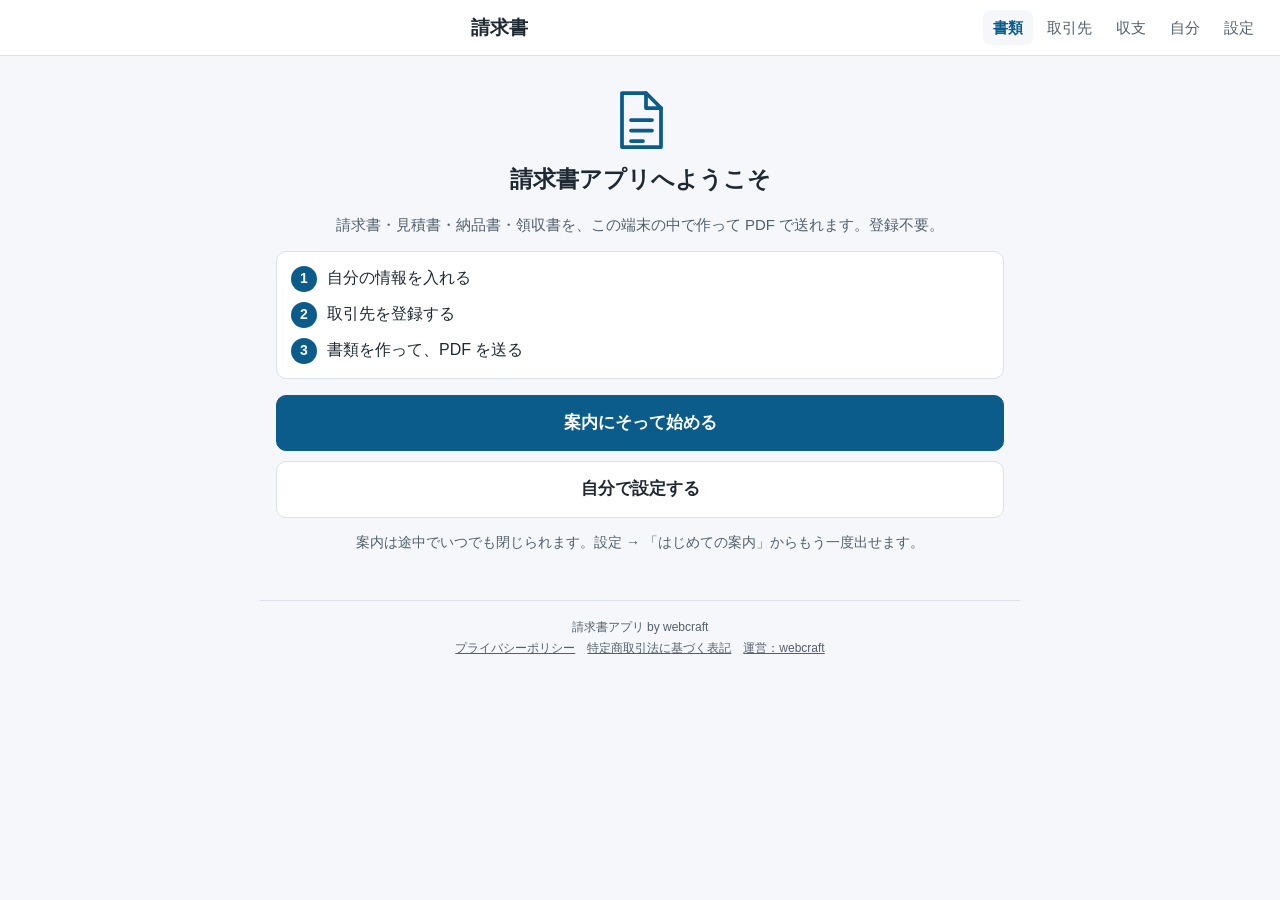
<file: index.html>
<!DOCTYPE html>
<html lang="ja">
<head>
<meta charset="utf-8">
<meta name="viewport" content="width=device-width, initial-scale=1, viewport-fit=cover">
<meta name="theme-color" content="#0b5c8a" media="(prefers-color-scheme: light)">
<meta name="theme-color" content="#18212b" media="(prefers-color-scheme: dark)">
<meta name="apple-mobile-web-app-capable" content="yes">
<meta name="apple-mobile-web-app-status-bar-style" content="default">
<meta name="apple-mobile-web-app-title" content="請求書">
<link rel="manifest" href="./manifest.webmanifest">
<link rel="apple-touch-icon" href="./icon-180.png">
<link rel="icon" href="./icon-192.png">
<title>請求書アプリ by webcraft</title>
<meta name="application-name" content="請求書アプリ by webcraft">
<meta name="description" content="請求書アプリ by webcraft ― 請求書・見積書・納品書・領収書をスマホで作って送れるアプリ。">
<style>
/* == jp-typo:start == 日本語改行の基盤（jp_typo/typo.css が正本。直接編集しない） */
/* ============================================================
   日本語改行の基盤スタイル（全案件共通・正本）
   /Users/mura2462/daily-content-auto/jp_typo/typo.css
   これを編集したら jp-wrap --sync-all で各案件へ再配布する。

   前提となる実測事実（MDN browser-compat-data / 2026-08-20 確認）:
     word-break:auto-phrase … Chrome119+ のみ。Safari は preview、Firefox 非対応。
                              しかも lang="ja" が要る。→ iPhone では効かない。
     text-wrap:pretty       … Chrome130+ / Safari26+ / Firefox 非対応
     text-wrap:balance      … Chrome130+ / Safari17.5+ / Firefox124+
                       … Chrome1 / Safari4 / Firefox1 = 全ブラウザ確実
   よって「文節で折り返す」実体は （budoux が本文に埋め込む）が担い、
   CSS は「wbr 以外の位置で切らせない」ことを担当する二段構えにする。
   ============================================================ */

/* 折り返し規則。詳細度0（:where）で全要素に敷く。
   要素を列挙する方式だと div 直下のテキストが漏れて、そこだけ改行規則が変わる。
   word-break 系は継承プロパティだが、途中の要素に直接指定があると継承が切れるため、
   html への一括指定ではなく全要素へ当てる必要がある。
   詳細度0なので、既存のページ側指定は一切上書きされない＝後方互換。 */
:where(body, body *){
  line-break: strict;        /* 行頭の句読点・閉じ括弧・小書き仮名を禁止（禁則） */
  word-break: keep-all;      /* 日本語を任意位置で切らせない＝wbr の位置だけで折る */
  overflow-wrap: break-word; /* 安全網。ただし anywhere と違い「文節が行に収まらない時」だけ切る。
                                anywhere は改行機会を同格に扱うため貪欲に詰めて文節を割ってしまう */
  text-wrap: pretty;         /* 対応環境では最終行1文字の孤立（рагged）を回避 */
}

/* 見出し・キャッチは行の長さを揃える（対応環境のみ。非対応でも劣化しない） */
:where(h1,h2,h3,.lead,.catch,.hero h1,.jp-balance){
  text-wrap: balance;
}

/* word-break:auto-phrase はあえて使わない。
   Chrome 以外では無効なうえ、Chrome でも lang="ja" が無いと normal（＝どこでも切る）に
   落ちる。ブラウザによって改行位置が変わる状態を作らないため、判断は budoux が埋めた
    に一本化する。 */

/* 行長（measure）。日本語は1行あたり全角35〜45字が可読のピーク。
   PC幅で1行が伸びきるのを防ぐ。opt-in（.jp-measure）＋本文既定の両方を用意。 */
.jp-measure{ max-width: 40em; }
.jp-measure-center{ max-width: 40em; margin-inline: auto; }

/* デバイス別の明示改行。使うのは「意味の切れ目をどうしても固定したい」時だけ。
   .br-sp = スマホでのみ改行 / .br-tb = タブレットのみ / .br-pc = PCのみ
   .sp-br / .pc-br は既存ページの旧クラス名との互換 */
.br-sp,.sp-br,.br-tb,.br-pc,.pc-br{ display:none; }
@media (max-width: 599px){  .br-sp,.sp-br{ display:inline; } }
@media (min-width: 600px) and (max-width: 1023px){ .br-tb{ display:inline; } }
@media (min-width: 1024px){ .br-pc,.pc-br{ display:inline; } }

/* 逆に「その幅では改行させたくない」ときの打ち消し */
@media (max-width: 599px){ .nobr-sp{ display:none; } }
@media (min-width: 1024px){ .nobr-pc{ display:none; } }

/* 電話番号のように途中で切られると意味が壊れるものは切らせない */
.jp-nowrap,:where(a[href^="tel:"],.tel,.phone,.no-break){ white-space: nowrap; }

/* 逆にメールアドレス・URL は長いので、どこで切ってでも溢れさせない */
:where(a[href^="mailto:"],a[href^="http"],.jp-break,code,kbd,samp){ overflow-wrap: anywhere; }

/* 数字＋単位・記号の分断防止（例: 500 件, 8:00〜20:00） */
.jp-unit{ white-space: nowrap; }

/* == jp-typo:end == */
</style>
  <script type="module" crossorigin src="./app.aIWxr3EM.js"></script>
  <link rel="modulepreload" crossorigin href="./chunk.pdf-lib-standard-fonts.BOyd5zyS.js">
  <link rel="modulepreload" crossorigin href="./chunk.base64-js.CzMSUrDr.js">
  <link rel="modulepreload" crossorigin href="./chunk.ieee754.vIlwft-x.js">
  <link rel="modulepreload" crossorigin href="./chunk.buffer.Dg6tgBwk.js">
  <link rel="modulepreload" crossorigin href="./chunk.pdf-lib-upng.B8CmufFy.js">
  <link rel="modulepreload" crossorigin href="./chunk.color-name.BHznG-9M.js">
  <link rel="modulepreload" crossorigin href="./chunk.color-string.Dl9G1f-w.js">
  <link rel="modulepreload" crossorigin href="./chunk.color-convert.Bnls_U21.js">
  <link rel="modulepreload" crossorigin href="./chunk.color.CHIcohx_.js">
  <link rel="modulepreload" crossorigin href="./chunk.html-entities.BT6eOIik.js">
  <link rel="modulepreload" crossorigin href="./chunk.node-html-better-parser.Dr4c8JOG.js">
  <link rel="modulepreload" crossorigin href="./chunk.pdfme-pdf-lib.nqg7dcil.js">
  <link rel="modulepreload" crossorigin href="./chunk.acorn.BcYK3w57.js">
  <link rel="modulepreload" crossorigin href="./chunk.zod.DEqPTPOq.js">
  <link rel="modulepreload" crossorigin href="./chunk.pdfme-common.CqGSOtz0.js">
  <link rel="modulepreload" crossorigin href="./chunk.restructure.Ofq8eYh1.js">
  <link rel="modulepreload" crossorigin href="./chunk.swc-helpers.DIxjOVuh.js">
  <link rel="modulepreload" crossorigin href="./chunk.fast-deep-equal.DvC3UxqA.js">
  <link rel="modulepreload" crossorigin href="./chunk.tiny-inflate.D-xsnjIY.js">
  <link rel="modulepreload" crossorigin href="./chunk.unicode-trie.DI2Mejot.js">
  <link rel="modulepreload" crossorigin href="./chunk.unicode-properties.B7XJm9hR.js">
  <link rel="modulepreload" crossorigin href="./chunk.dfa.DP9qfc_a.js">
  <link rel="modulepreload" crossorigin href="./chunk.clone.DhR8rraS.js">
  <link rel="modulepreload" crossorigin href="./chunk.brotli.D1NpMZoI.js">
  <link rel="modulepreload" crossorigin href="./chunk.tslib.kHcLnhpD.js">
  <link rel="modulepreload" crossorigin href="./chunk.fontkit.DXvDJujT.js">
  <link rel="modulepreload" crossorigin href="./chunk.lucide.DIbtlfE1.js">
  <link rel="modulepreload" crossorigin href="./chunk.dompurify.Cu238A5I.js">
  <link rel="modulepreload" crossorigin href="./chunk.air-datepicker.jkWWUooO.js">
  <link rel="modulepreload" crossorigin href="./chunk.date-fns.CMC1x5jl.js">
  <link rel="modulepreload" crossorigin href="./chunk.pdfme-schemas.CBWKtjSm.js">
  <link rel="stylesheet" crossorigin href="./index.rxgSetPu.css">
</head>
<body>
<header class="top" id="topbar">
  <a href="#/" class="brand" aria-label="請求書アプリ by webcraft">請求書</a>
  <nav>
    <a href="#/" data-nav="docs">書類</a>
    <a href="#/clients" data-nav="clients">取引先</a>
    <a href="#/ledger" data-nav="ledger">収支</a>
    <a href="#/issuer" data-nav="issuer">自分</a>
    <a href="#/settings" data-nav="settings">設定</a>
  </nav>
</header>
<main id="app"><h1 style="padding:24px 24px 0;font-size:1.1rem">請求書アプリ by webcraft</h1><p class="muted" style="padding:8px 24px">読み込み中…</p></main>
<footer class="site-foot"><div>請求書アプリ by webcraft</div><div><a href="./privacy.html">プライバシーポリシー</a>　<a href="./tokusho.html">特定商取引法に<wbr>基づく<wbr>表記</a>　<a href="https://webcraft.tokyo/">運営：webcraft</a></div></footer>
<div id="toast" class="toast" hidden></div>
</body>
</html>
</file>
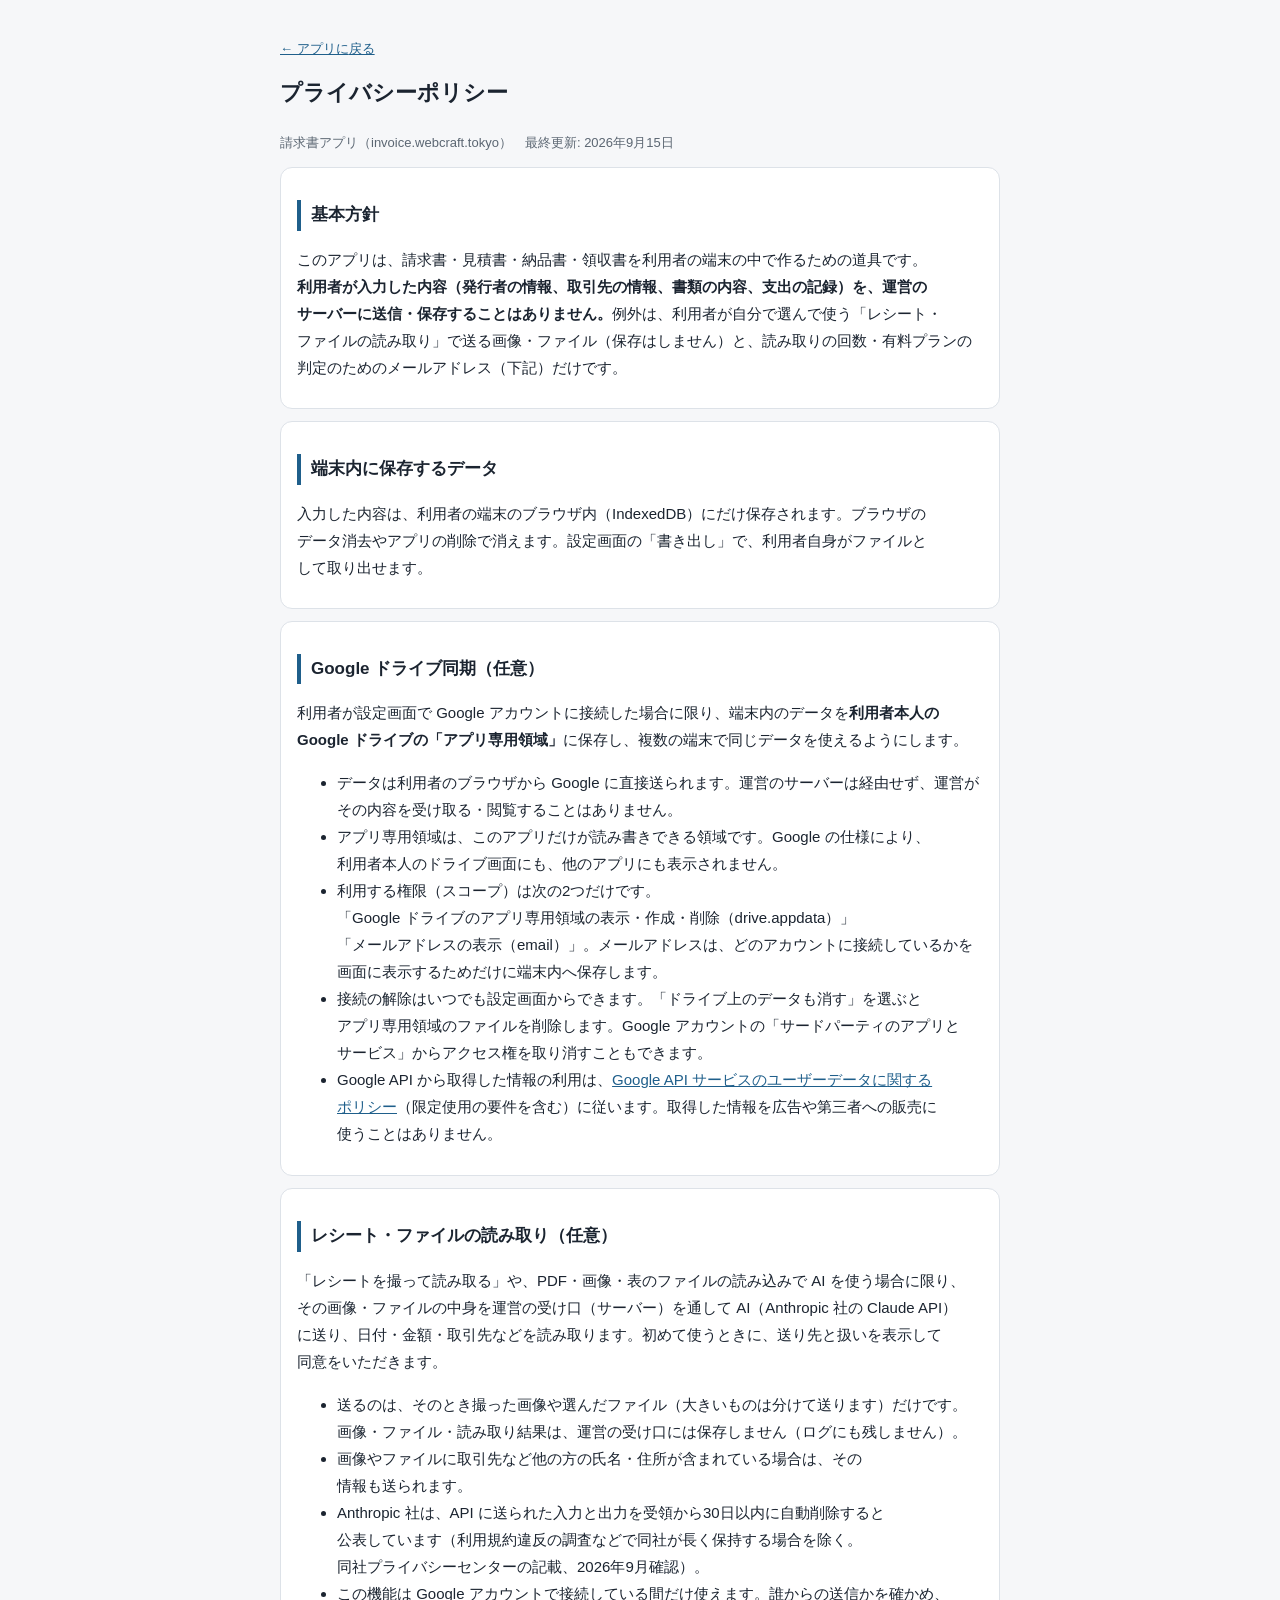
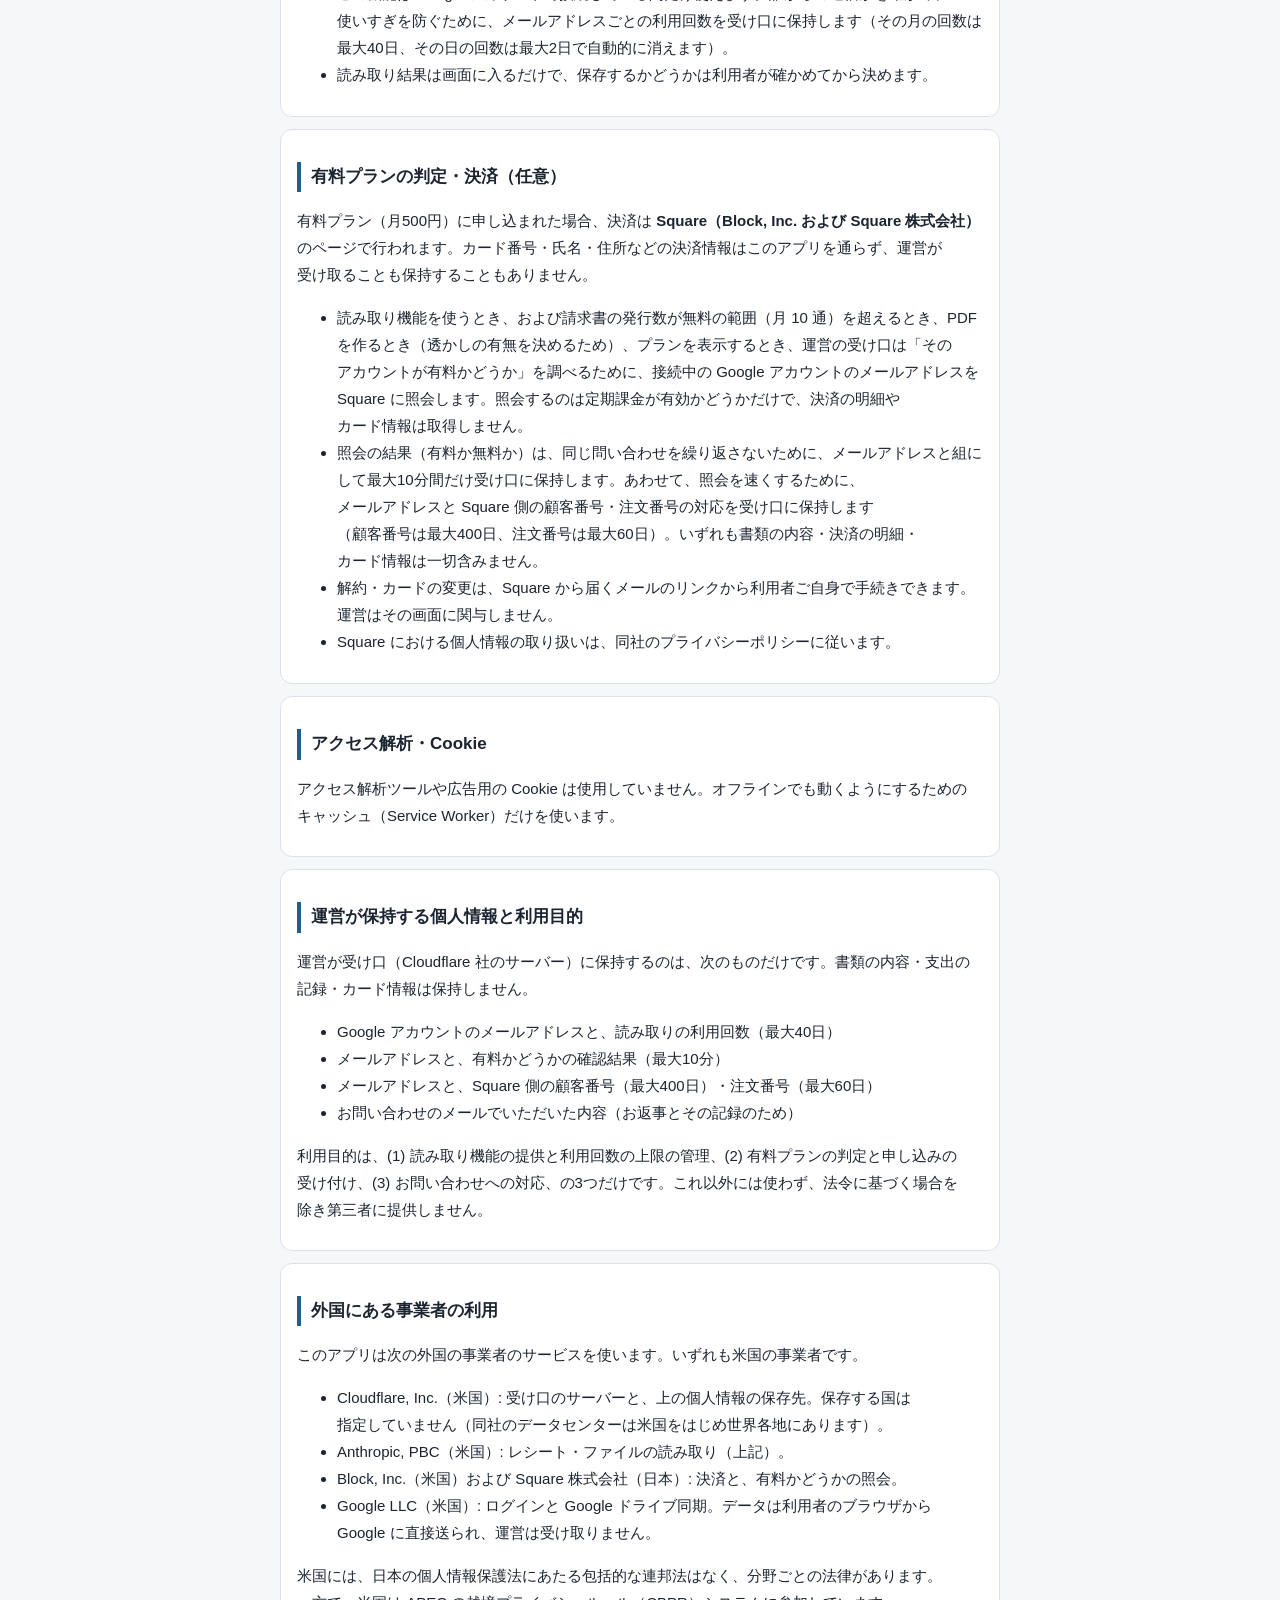
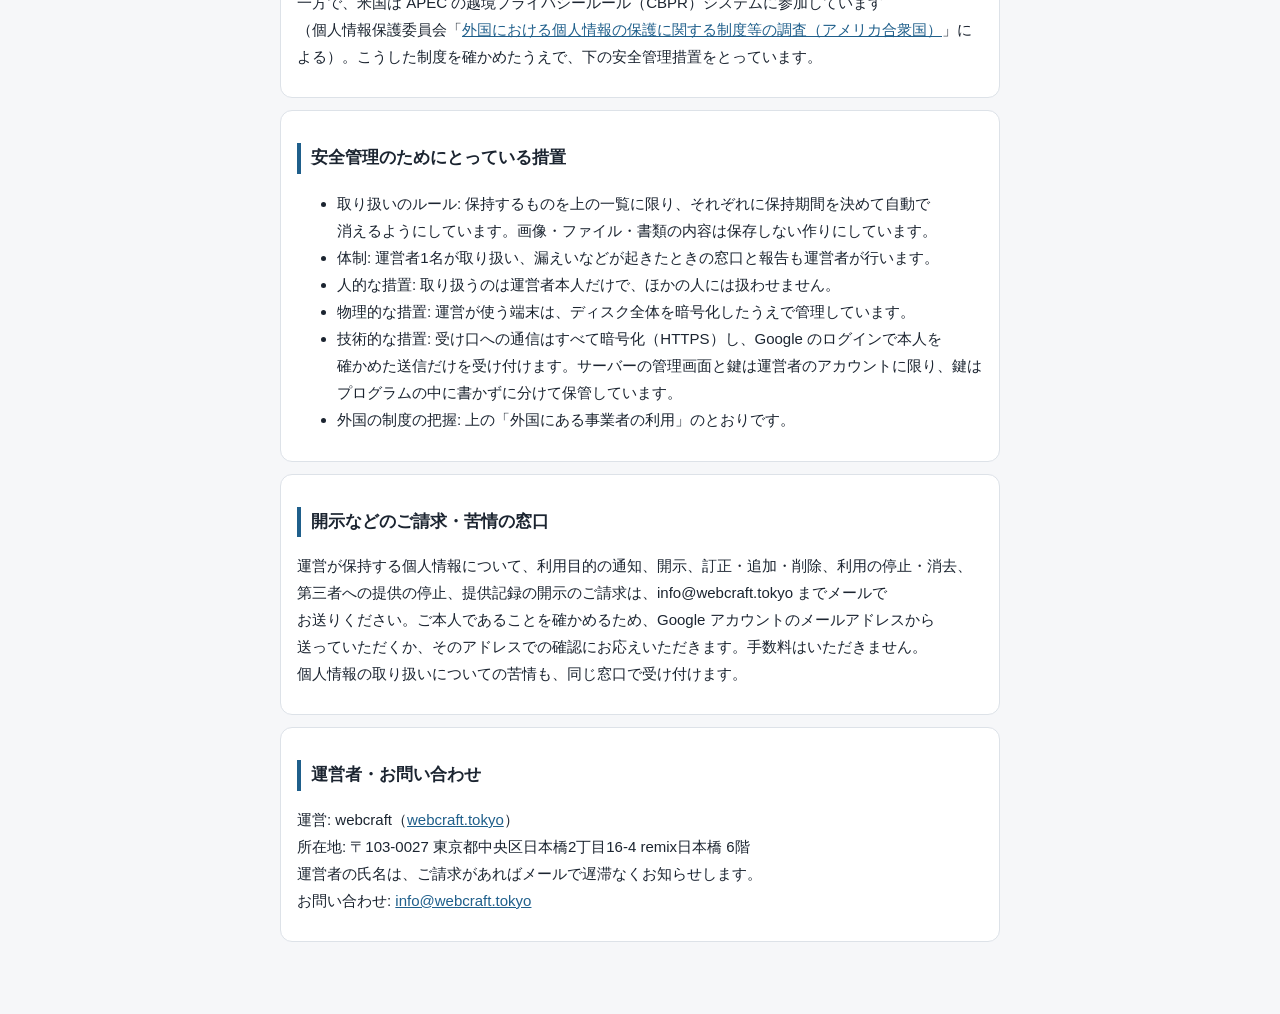
<file: privacy.html>
<!doctype html>
<html lang="ja">
<head>
<meta charset="utf-8">
<meta name="viewport" content="width=device-width, initial-scale=1">
<title>プライバシーポリシー｜請求書アプリ</title>
<meta name="description" content="請求書アプリのプライバシーポリシー。データは利用者の端末内と、利用者本人の Google ドライブのアプリ専用領域にだけ保存され、運営はデータを受け取りません。">
<style>
/* == jp-typo:start == 日本語改行の基盤（jp_typo/typo.css が正本。直接編集しない） */
/* ============================================================
   日本語改行の基盤スタイル（全案件共通・正本）
   /Users/mura2462/daily-content-auto/jp_typo/typo.css
   これを編集したら jp-wrap --sync-all で各案件へ再配布する。

   前提となる実測事実（MDN browser-compat-data / 2026-08-20 確認）:
     word-break:auto-phrase … Chrome119+ のみ。Safari は preview、Firefox 非対応。
                              しかも lang="ja" が要る。→ iPhone では効かない。
     text-wrap:pretty       … Chrome130+ / Safari26+ / Firefox 非対応
     text-wrap:balance      … Chrome130+ / Safari17.5+ / Firefox124+
                       … Chrome1 / Safari4 / Firefox1 = 全ブラウザ確実
   よって「文節で折り返す」実体は （budoux が本文に埋め込む）が担い、
   CSS は「wbr 以外の位置で切らせない」ことを担当する二段構えにする。
   ============================================================ */

/* 折り返し規則。詳細度0（:where）で全要素に敷く。
   要素を列挙する方式だと div 直下のテキストが漏れて、そこだけ改行規則が変わる。
   word-break 系は継承プロパティだが、途中の要素に直接指定があると継承が切れるため、
   html への一括指定ではなく全要素へ当てる必要がある。
   詳細度0なので、既存のページ側指定は一切上書きされない＝後方互換。 */
:where(body, body *){
  line-break: strict;        /* 行頭の句読点・閉じ括弧・小書き仮名を禁止（禁則） */
  word-break: keep-all;      /* 日本語を任意位置で切らせない＝wbr の位置だけで折る */
  overflow-wrap: break-word; /* 安全網。ただし anywhere と違い「文節が行に収まらない時」だけ切る。
                                anywhere は改行機会を同格に扱うため貪欲に詰めて文節を割ってしまう */
  text-wrap: pretty;         /* 対応環境では最終行1文字の孤立（рагged）を回避 */
}

/* 見出し・キャッチは行の長さを揃える（対応環境のみ。非対応でも劣化しない） */
:where(h1,h2,h3,.lead,.catch,.hero h1,.jp-balance){
  text-wrap: balance;
}

/* word-break:auto-phrase はあえて使わない。
   Chrome 以外では無効なうえ、Chrome でも lang="ja" が無いと normal（＝どこでも切る）に
   落ちる。ブラウザによって改行位置が変わる状態を作らないため、判断は budoux が埋めた
    に一本化する。 */

/* 行長（measure）。日本語は1行あたり全角35〜45字が可読のピーク。
   PC幅で1行が伸びきるのを防ぐ。opt-in（.jp-measure）＋本文既定の両方を用意。 */
.jp-measure{ max-width: 40em; }
.jp-measure-center{ max-width: 40em; margin-inline: auto; }

/* デバイス別の明示改行。使うのは「意味の切れ目をどうしても固定したい」時だけ。
   .br-sp = スマホでのみ改行 / .br-tb = タブレットのみ / .br-pc = PCのみ
   .sp-br / .pc-br は既存ページの旧クラス名との互換 */
.br-sp,.sp-br,.br-tb,.br-pc,.pc-br{ display:none; }
@media (max-width: 599px){  .br-sp,.sp-br{ display:inline; } }
@media (min-width: 600px) and (max-width: 1023px){ .br-tb{ display:inline; } }
@media (min-width: 1024px){ .br-pc,.pc-br{ display:inline; } }

/* 逆に「その幅では改行させたくない」ときの打ち消し */
@media (max-width: 599px){ .nobr-sp{ display:none; } }
@media (min-width: 1024px){ .nobr-pc{ display:none; } }

/* 電話番号のように途中で切られると意味が壊れるものは切らせない */
.jp-nowrap,:where(a[href^="tel:"],.tel,.phone,.no-break){ white-space: nowrap; }

/* 逆にメールアドレス・URL は長いので、どこで切ってでも溢れさせない */
:where(a[href^="mailto:"],a[href^="http"],.jp-break,code,kbd,samp){ overflow-wrap: anywhere; }

/* 数字＋単位・記号の分断防止（例: 500 件, 8:00〜20:00） */
.jp-unit{ white-space: nowrap; }

/* == jp-typo:end == */

  :root { color-scheme: light dark; --ink: #1b2430; --sub: #5b6672; --bg: #f6f7f9; --card: #fff; --line: #dde2e8; --accent: #1f5f8b; }
  @media (prefers-color-scheme: dark) { :root { --ink: #e7ecf2; --sub: #9aa6b2; --bg: #0e141b; --card: #151d26; --line: #263241; --accent: #7cc4ff; } }
  html, body { margin: 0; background: var(--bg); color: var(--ink); font-family: -apple-system, "Hiragino Sans", "Noto Sans JP", sans-serif; line-height: 1.8; }
  main { max-width: 720px; margin: 0 auto; padding: 24px 18px 60px; }
  h1 { font-size: 22px; margin: 8px 0 18px; }
  h2 { font-size: 17px; margin: 28px 0 8px; border-left: 4px solid var(--accent); padding-left: 10px; }
  p, li { font-size: 15px; }
  .meta { color: var(--sub); font-size: 13px; }
  a { color: var(--accent); }
  section { background: var(--card); border: 1px solid var(--line); border-radius: 12px; padding: 4px 16px 12px; margin-bottom: 12px; }
</style>
</head>
<body>
<main>
  <p class="meta"><a href="./">← アプリに<wbr>戻る</a></p>
  <h1>プライバシーポリシー</h1>
  <p class="meta">請求書アプリ<wbr>（invoice.webcraft.tokyo）　最終更新: <span class="jp-nowrap">2026年</span>9月<wbr><span class="jp-nowrap">15日</span></p>

  <section>
    <h2>基本方針</h2>
    <p>この<wbr>アプリは、<wbr>請求書・<wbr>見積書・<wbr>納品書・<wbr>領収書を<wbr>利用者の<wbr>端末の<wbr>中で<wbr>作るための<wbr>道具です。<b>利用者が<wbr>入力した<wbr>内容<wbr>（発行者の<wbr>情報、<wbr>取引先の<wbr>情報、<wbr>書類の<wbr>内容、<wbr>支出の<wbr>記録）を、<wbr>運営の<wbr>サーバーに<wbr>送信・<wbr>保存することは<wbr>ありません。</b>例外は、<wbr>利用者が<wbr>自分で<wbr>選んで<wbr>使う<wbr>「レシート・<wbr>ファイルの<wbr>読み取り」<wbr>で<wbr>送る<wbr>画像・<wbr>ファイル<wbr>（保存は<wbr>しません）と、<wbr>読み取りの<wbr>回数・<wbr>有料プランの<wbr>判定のための<wbr>メールアドレス<wbr>（下記）だけです。</p>
  </section>

  <section>
    <h2>端末内に<wbr>保存する<wbr>データ</h2>
    <p>入力した<wbr>内容は、<wbr>利用者の<wbr>端末の<wbr>ブラウザ内<wbr>（IndexedDB）<wbr>にだけ<wbr>保存されます。<wbr>ブラウザの<wbr>データ消去や<wbr>アプリの<wbr>削除で<wbr>消えます。<wbr>設定画面の<wbr>「書き出し」で、<wbr>利用者自身が<wbr>ファイルと<wbr>して<wbr>取り出せます。</p>
  </section>

  <section>
    <h2>Google ドライブ同期<wbr>（任意）</h2>
    <p>利用者が<wbr>設定画面で Google アカウントに<wbr>接続した<wbr>場合に<wbr>限り、<wbr>端末内の<wbr>データを<b>利用者本人の Google ドライブの<wbr>「アプリ専用領域」</b>に<wbr>保存し、<wbr>複数の<wbr>端末で<wbr>同じ<wbr>データを<wbr>使えるようにします。</p>
    <ul>
      <li>データは<wbr>利用者の<wbr>ブラウザから Google に<wbr>直接送られます。<wbr>運営の<wbr>サーバーは<wbr>経由せず、<wbr>運営が<wbr>その<wbr>内容を<wbr>受け取る・<wbr>閲覧することは<wbr>ありません。</li>
      <li>アプリ専用領域は、<wbr>この<wbr>アプリだけが<wbr>読み<wbr>書きできる<wbr>領域です。<wbr>Google の<wbr>仕様に<wbr>より、<wbr>利用者本人の<wbr>ドライブ画面にも、<wbr>他の<wbr>アプリにも<wbr>表示されません。</li>
      <li>利用する<wbr>権限<wbr>（スコープ）<wbr>は<wbr>次の<wbr>2つだけです。<br>「Google ドライブの<wbr>アプリ専用領域の<wbr>表示・<wbr>作成・<wbr>削除<wbr>（drive.appdata）」<br>「メールアドレスの<wbr>表示<wbr>（email）」。<wbr>メールアドレスは、<wbr>どの<wbr>アカウントに<wbr>接続しているかを<wbr>画面に<wbr>表示する<wbr>ためだけに<wbr>端末内へ<wbr>保存します。</li>
      <li>接続の<wbr>解除は<wbr>いつでも<wbr>設定画面から<wbr>できます。<wbr>「ドライブ上の<wbr>データも<wbr>消す」<wbr>を<wbr>選ぶと<wbr>アプリ専用領域の<wbr>ファイルを<wbr>削除します。<wbr>Google アカウントの<wbr>「サードパーティの<wbr>アプリと<wbr>サービス」<wbr>から<wbr>アクセス権を<wbr>取り消すことも<wbr>できます。</li>
      <li>Google API から<wbr>取得した<wbr>情報の<wbr>利用は、<a href="https://developers.google.com/terms/api-services-user-data-policy" target="_blank" rel="noopener">Google API サービスの<wbr>ユーザーデータに<wbr>関する<wbr>ポリシー</a>（限定使用の<wbr>要件を<wbr>含む）<wbr>に<wbr>従います。<wbr>取得した<wbr>情報を<wbr>広告や<wbr>第三者への<wbr>販売に<wbr>使うことは<wbr>ありません。</li>
    </ul>
  </section>

  <section>
    <h2>レシート・<wbr>ファイルの<wbr>読み取り<wbr>（任意）</h2>
    <p>「レシートを<wbr>撮って<wbr>読み取る」や、<wbr>PDF・<wbr>画像・<wbr>表の<wbr>ファイルの<wbr>読み込みで AI を<wbr>使う<wbr>場合に<wbr>限り、<wbr>その<wbr>画像・<wbr>ファイルの<wbr>中身を<wbr>運営の<wbr>受け口<wbr>（サーバー）<wbr>を<wbr>通して AI<wbr>（Anthropic 社の Claude API）<wbr>に<wbr>送り、<wbr>日付・<wbr>金額・<wbr>取引先などを<wbr>読み取ります。<wbr>初めて<wbr>使うときに、<wbr>送り先と<wbr>扱いを<wbr>表示して<wbr>同意を<wbr>いただきます。</p>
    <ul>
      <li>送るのは、<wbr>そのとき<wbr>撮った<wbr>画像や<wbr>選んだ<wbr>ファイル<wbr>（大きいものは<wbr>分けて<wbr>送ります）だけです。<wbr>画像・<wbr>ファイル・<wbr>読み<wbr>取り結果は、<wbr>運営の<wbr>受け口には<wbr>保存しません<wbr>（ログにも<wbr>残しません）。</li>
      <li>画像や<wbr>ファイルに<wbr>取引先など他の<wbr>方の<wbr>氏名・<wbr>住所が<wbr>含まれている<wbr>場合は、<wbr>その<wbr>情報も<wbr>送られます。</li>
      <li>Anthropic 社は、<wbr>API に<wbr>送られた<wbr>入力と<wbr>出力を<wbr>受領から<wbr><span class="jp-nowrap">30日</span><wbr>以内に<wbr>自動削除すると<wbr>公表しています<wbr>（利用規約違反の<wbr>調査などで<wbr>同社が<wbr>長く<wbr>保持する<wbr>場合を<wbr>除く。<wbr>同社プライバシーセンターの<wbr>記載、<wbr><span class="jp-nowrap">2026年</span>9月確認）。</li>
      <li>この<wbr>機能は Google アカウントで<wbr>接続している<wbr>間だけ<wbr>使えます。<wbr>誰からの<wbr>送信かを<wbr>確かめ、<wbr>使いすぎを<wbr>防ぐために、<wbr>メールアドレスごとの<wbr>利用回数を<wbr>受け口に<wbr>保持します<wbr>（その<wbr>月の<wbr>回数は<wbr>最大<wbr><span class="jp-nowrap">40日</span>、<wbr>その<wbr>日の<wbr>回数は<wbr>最大<wbr><span class="jp-nowrap">2日</span>で<wbr>自動的に<wbr>消えます）。</li>
      <li>読み取り結果は<wbr>画面に<wbr>入るだけで、<wbr>保存するかどうかは<wbr>利用者が<wbr>確かめてから<wbr>決めます。</li>
    </ul>
  </section>

  <section>
    <h2>有料プランの<wbr>判定・<wbr>決済<wbr>（任意）</h2>
    <p>有料プラン<wbr>（月<wbr><span class="jp-nowrap">500円</span>）<wbr>に<wbr>申し込まれた<wbr>場合、<wbr>決済は <b>Square<wbr>（Block, Inc. および Square 株式会社）</b>の<wbr>ページで<wbr>行われます。<wbr>カード番号・<wbr>氏名・<wbr>住所などの<wbr>決済情報は<wbr>この<wbr>アプリを<wbr>通らず、<wbr>運営が<wbr>受け取ることも<wbr>保持することも<wbr>ありません。</p>
    <ul>
      <li>読み取り機能を<wbr>使うとき、<wbr>および請求書の<wbr>発行数が<wbr>無料の<wbr>範囲<wbr>（月 10 通）<wbr>を<wbr>超えるとき、<wbr>PDF を<wbr>作るとき<wbr>（透かしの<wbr>有無を<wbr>決めるため）、<wbr>プランを<wbr>表示するとき、<wbr>運営の<wbr>受け口は<wbr>「その<wbr>アカウントが<wbr>有料かどうか」<wbr>を<wbr>調べるために、<wbr>接続中の Google アカウントの<wbr>メールアドレスを Square に<wbr>照会します。<wbr>照会するのは<wbr>定期課金が<wbr>有効か<wbr>どうかだけで、<wbr>決済の<wbr>明細や<wbr>カード情報は<wbr>取得しません。</li>
      <li>照会の<wbr>結果<wbr>（有料か<wbr>無料か）は、<wbr>同じ<wbr>問い合わせを<wbr>繰り返さないために、<wbr>メールアドレスと<wbr>組に<wbr>して<wbr>最大<wbr><span class="jp-nowrap">10分</span><wbr>間だけ<wbr>受け口に<wbr>保持します。<wbr>あわせて、<wbr>照会を<wbr>速く<wbr>するために、<wbr>メールアドレスと Square 側の<wbr>顧客番号・<wbr>注文番号の<wbr>対応を<wbr>受け口に<wbr>保持します<wbr>（顧客番号は<wbr>最大<wbr><span class="jp-nowrap">400日</span>、<wbr>注文番号は<wbr>最大<wbr><span class="jp-nowrap">60日</span>）。<wbr>いずれも<wbr>書類の<wbr>内容・<wbr>決済の<wbr>明細・<wbr>カード情報は<wbr>一切含みません。</li>
      <li>解約・<wbr>カードの<wbr>変更は、<wbr>Square から<wbr>届く<wbr>メールの<wbr>リンクから<wbr>利用者ご自身で<wbr>手続きできます。<wbr>運営は<wbr>その<wbr>画面に<wbr>関与しません。</li>
      <li>Square に<wbr>おける<wbr>個人情報の<wbr>取り扱いは、<wbr>同社の<wbr>プライバシーポリシーに<wbr>従います。</li>
    </ul>
  </section>

  <section>
    <h2>アクセス解析・<wbr>Cookie</h2>
    <p>アクセス解析ツールや<wbr>広告用の Cookie は<wbr>使用していません。<wbr>オフラインでも<wbr>動くように<wbr>するための<wbr>キャッシュ<wbr>（Service Worker）だけを<wbr>使います。</p>
  </section>

  <section>
    <h2>運営が<wbr>保持する<wbr>個人情報と<wbr>利用目的</h2>
    <p>運営が<wbr>受け口<wbr>（Cloudflare 社の<wbr>サーバー）<wbr>に<wbr>保持するのは、<wbr>次の<wbr>ものだけです。<wbr>書類の<wbr>内容・<wbr>支出の<wbr>記録・<wbr>カード情報は<wbr>保持しません。</p>
    <ul>
      <li>Google アカウントの<wbr>メールアドレスと、<wbr>読み取りの<wbr>利用回数<wbr>（最大<wbr><span class="jp-nowrap">40日</span>）</li>
      <li>メールアドレスと、<wbr>有料かどうかの<wbr>確認結果<wbr>（最大<wbr><span class="jp-nowrap">10分</span>）</li>
      <li>メールアドレスと、<wbr>Square 側の<wbr>顧客番号<wbr>（最大<wbr><span class="jp-nowrap">400日</span>）<wbr>・<wbr>注文番号<wbr>（最大<wbr><span class="jp-nowrap">60日</span>）</li>
      <li>お問い合わせの<wbr>メールでいただいた<wbr>内容<wbr>（お返事と<wbr>その<wbr>記録のため）</li>
    </ul>
    <p>利用目的は、<wbr>(1) 読み<wbr>取り機能の<wbr>提供と<wbr>利用回数の<wbr>上限の<wbr>管理、<wbr>(2) 有料プランの<wbr>判定と<wbr>申し込みの<wbr>受け付け、<wbr>(3) お<wbr>問い合わせへの<wbr>対応、の<wbr>3つだけです。<wbr>これ以外には<wbr>使わず、<wbr>法令に<wbr>基づく<wbr>場合を<wbr>除き第三者に<wbr>提供しません。</p>
  </section>

  <section>
    <h2>外国に<wbr>ある<wbr>事業者の<wbr>利用</h2>
    <p>この<wbr>アプリは<wbr>次の<wbr>外国の<wbr>事業者の<wbr>サービスを<wbr>使います。<wbr>いずれも<wbr>米国の<wbr>事業者です。</p>
    <ul>
      <li>Cloudflare, Inc.<wbr>（米国）<wbr>: 受け口の<wbr>サーバーと、<wbr>上の<wbr>個人情報の<wbr>保存先。<wbr>保存する<wbr>国は<wbr>指定していません<wbr>（同社の<wbr>データセンターは<wbr>米国を<wbr>はじめ世界各地に<wbr>あります）。</li>
      <li>Anthropic, PBC<wbr>（米国）<wbr>: レシート・<wbr>ファイルの<wbr>読み取り<wbr>（上記）。</li>
      <li>Block, Inc.<wbr>（米国）<wbr>および Square 株式会社<wbr>（日本）<wbr>: 決済と、<wbr>有料かどうかの<wbr>照会。</li>
      <li>Google LLC<wbr>（米国）<wbr>: ログインと Google ドライブ同期。<wbr>データは<wbr>利用者の<wbr>ブラウザから Google に<wbr>直接送られ、<wbr>運営は<wbr>受け取りません。</li>
    </ul>
    <p>米国には、<wbr>日本の<wbr>個人情報保護法に<wbr>あたる<wbr>包括的な<wbr>連邦法は<wbr>なく、<wbr>分野ごとの<wbr>法律が<wbr>あります。<wbr>一方で、<wbr>米国は APEC の<wbr>越境プライバシールール<wbr>（CBPR）<wbr>システムに<wbr>参加しています<wbr>（個人情報保護委員会<wbr>「<a href="https://www.ppc.go.jp/files/pdf/USA_report.pdf" target="_blank" rel="noopener">外国に<wbr>おける<wbr>個人情報の<wbr>保護に<wbr>関する<wbr>制度等の<wbr>調査<wbr>（アメリカ合衆国）</a>」<wbr>に<wbr>よる）。<wbr>こうした<wbr>制度を<wbr>確かめたうえで、<wbr>下の<wbr>安全管理措置を<wbr>とっています。</p>
  </section>

  <section>
    <h2>安全管理のために<wbr>とっている<wbr>措置</h2>
    <ul>
      <li>取り扱いの<wbr>ルール: 保持するものを<wbr>上の<wbr>一覧に<wbr>限り、<wbr>それぞれに<wbr>保持期間を<wbr>決めて<wbr>自動で<wbr>消えるように<wbr>しています。<wbr>画像・<wbr>ファイル・<wbr>書類の<wbr>内容は<wbr>保存しない<wbr>作りに<wbr>しています。</li>
      <li>体制: 運営者<wbr><span class="jp-nowrap">1名</span>が<wbr>取り扱い、<wbr>漏えいなどが<wbr>起きたときの<wbr>窓口と<wbr>報告も<wbr>運営者が<wbr>行います。</li>
      <li>人的な<wbr>措置: 取り<wbr>扱うのは<wbr>運営者本人だけで、<wbr>ほかの<wbr>人には<wbr>扱わせません。</li>
      <li>物理的な<wbr>措置: 運営が<wbr>使う<wbr>端末は、<wbr>ディスク全体を<wbr>暗号化したうえで<wbr>管理しています。</li>
      <li>技術的な<wbr>措置: 受け<wbr>口への<wbr>通信は<wbr>すべて<wbr>暗号化<wbr>（HTTPS）<wbr>し、<wbr>Google の<wbr>ログインで<wbr>本人を<wbr>確かめた<wbr>送信だけを<wbr>受け付けます。<wbr>サーバーの<wbr>管理画面と<wbr>鍵は<wbr>運営者の<wbr>アカウントに<wbr>限り、<wbr>鍵は<wbr>プログラムの<wbr>中に<wbr>書かずに<wbr>分けて<wbr>保管しています。</li>
      <li>外国の<wbr>制度の<wbr>把握: 上の<wbr>「外国に<wbr>ある<wbr>事業者の<wbr>利用」<wbr>の<wbr>とおりです。</li>
    </ul>
  </section>

  <section>
    <h2>開示などの<wbr>ご請求・<wbr>苦情の<wbr>窓口</h2>
    <p>運営が<wbr>保持する<wbr>個人情報について、<wbr>利用目的の<wbr>通知、<wbr>開示、<wbr>訂正・<wbr>追加・<wbr>削除、<wbr>利用の<wbr>停止・<wbr>消去、<wbr>第三者への<wbr>提供の<wbr>停止、<wbr>提供記録の<wbr>開示の<wbr>ご請求は、<wbr><span class="jp-break">info@webcraft.tokyo</span> まで<wbr>メールで<wbr>お送りください。<wbr>ご本人であることを<wbr>確かめるため、<wbr>Google アカウントの<wbr>メールアドレスから<wbr>送っていただくか、<wbr>その<wbr>アドレスでの<wbr>確認に<wbr>お応え<wbr>いただきます。<wbr>手数料は<wbr>いただきません。<wbr>個人情報の<wbr>取り扱いに<wbr>ついての<wbr>苦情も、<wbr>同じ<wbr>窓口で<wbr>受け付けます。</p>
  </section>

  <section>
    <h2>運営者・<wbr>お問い合わせ</h2>
    <p>運営: webcraft<wbr>（<a href="https://webcraft.tokyo/" target="_blank" rel="noopener">webcraft.tokyo</a>）<br>所在地: 〒<span class="jp-nowrap">103-0027 </span><wbr>東京都中央区日本橋<wbr><span class="jp-nowrap">2丁目16-4</span> remix日本橋 <span class="jp-nowrap">6階</span><br>運営者の<wbr>氏名は、<wbr>ご請求が<wbr>あれば<wbr>メールで<wbr>遅滞なく<wbr>お知らせします。<br>お問い合わせ: <a href="mailto:info@webcraft.tokyo"><span class="jp-break">info@webcraft.tokyo</span></a></p>
  </section>
</main>
</body>
</html>
</file>
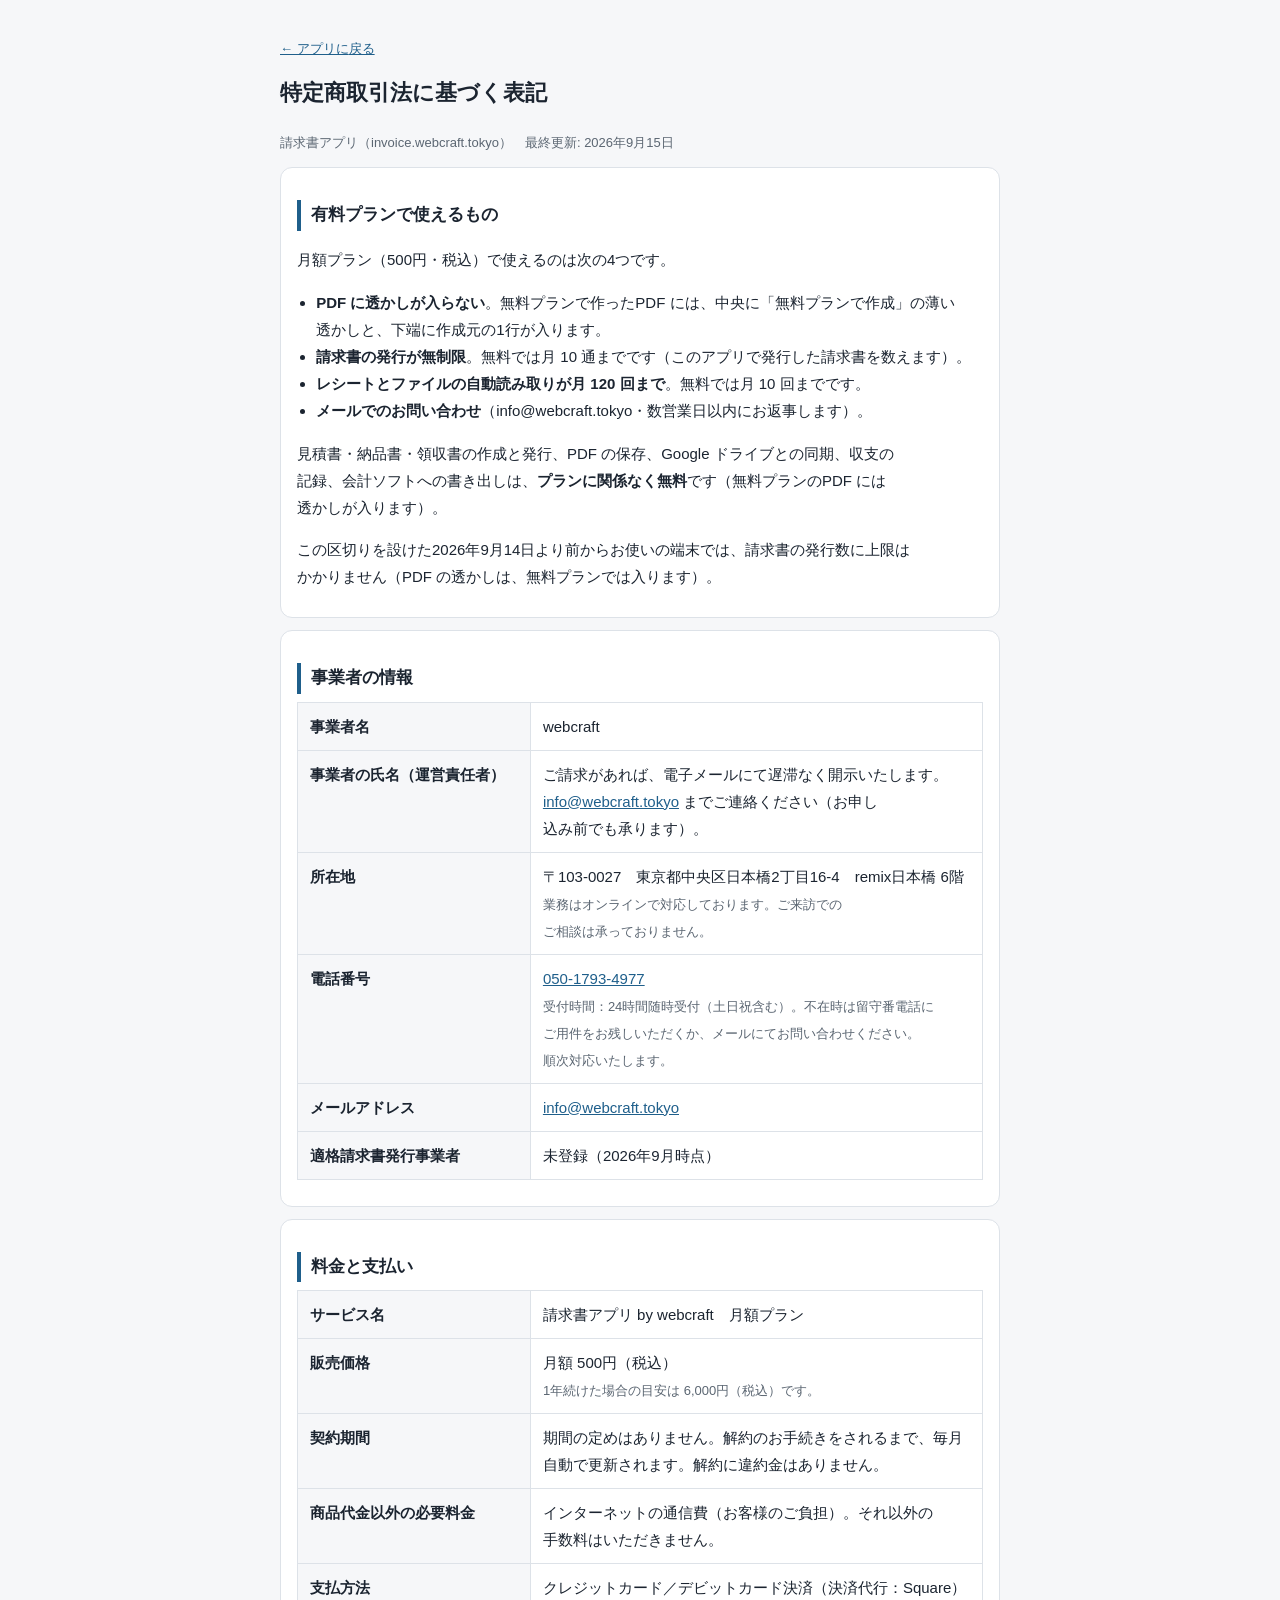
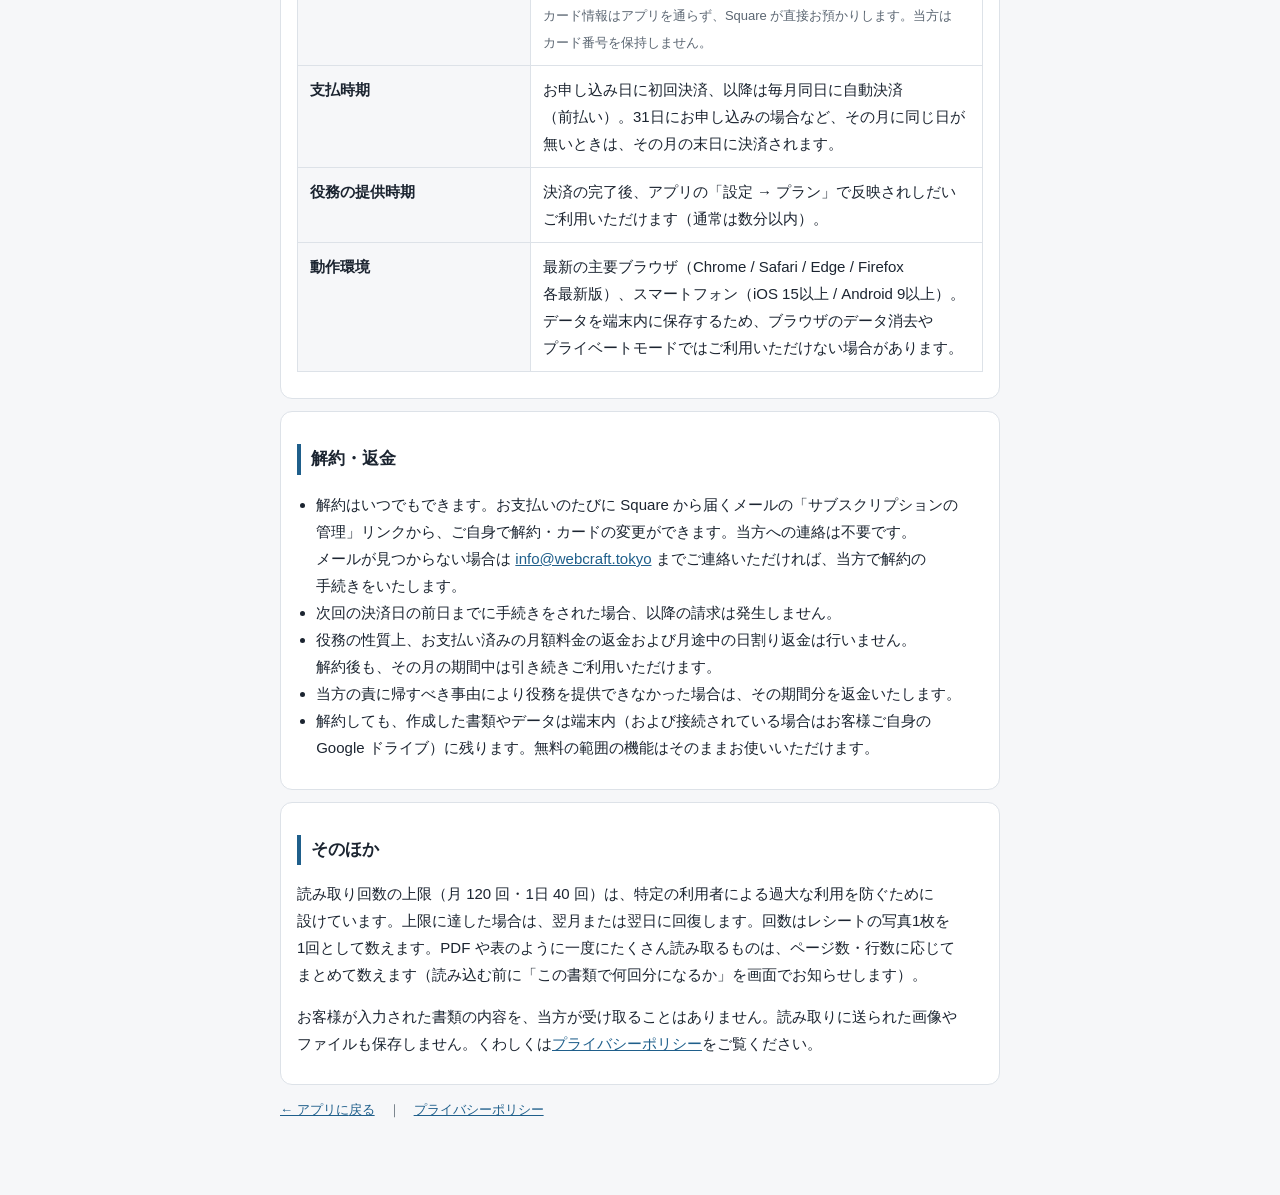
<file: tokusho.html>
<!doctype html>
<html lang="ja">
<head>
<meta charset="utf-8">
<meta name="viewport" content="width=device-width, initial-scale=1">
<title>特定商取引法に基づく表記｜請求書アプリ</title>
<meta name="description" content="請求書アプリ（invoice.webcraft.tokyo）の有料プラン（月500円）についての、特定商取引法に基づく表記。">
<meta name="robots" content="index,follow">
<style>
/* == jp-typo:start == 日本語改行の基盤（jp_typo/typo.css が正本。直接編集しない） */
/* ============================================================
   日本語改行の基盤スタイル（全案件共通・正本）
   /Users/mura2462/daily-content-auto/jp_typo/typo.css
   これを編集したら jp-wrap --sync-all で各案件へ再配布する。

   前提となる実測事実（MDN browser-compat-data / 2026-08-20 確認）:
     word-break:auto-phrase … Chrome119+ のみ。Safari は preview、Firefox 非対応。
                              しかも lang="ja" が要る。→ iPhone では効かない。
     text-wrap:pretty       … Chrome130+ / Safari26+ / Firefox 非対応
     text-wrap:balance      … Chrome130+ / Safari17.5+ / Firefox124+
                       … Chrome1 / Safari4 / Firefox1 = 全ブラウザ確実
   よって「文節で折り返す」実体は （budoux が本文に埋め込む）が担い、
   CSS は「wbr 以外の位置で切らせない」ことを担当する二段構えにする。
   ============================================================ */

/* 折り返し規則。詳細度0（:where）で全要素に敷く。
   要素を列挙する方式だと div 直下のテキストが漏れて、そこだけ改行規則が変わる。
   word-break 系は継承プロパティだが、途中の要素に直接指定があると継承が切れるため、
   html への一括指定ではなく全要素へ当てる必要がある。
   詳細度0なので、既存のページ側指定は一切上書きされない＝後方互換。 */
:where(body, body *){
  line-break: strict;        /* 行頭の句読点・閉じ括弧・小書き仮名を禁止（禁則） */
  word-break: keep-all;      /* 日本語を任意位置で切らせない＝wbr の位置だけで折る */
  overflow-wrap: break-word; /* 安全網。ただし anywhere と違い「文節が行に収まらない時」だけ切る。
                                anywhere は改行機会を同格に扱うため貪欲に詰めて文節を割ってしまう */
  text-wrap: pretty;         /* 対応環境では最終行1文字の孤立（рагged）を回避 */
}

/* 見出し・キャッチは行の長さを揃える（対応環境のみ。非対応でも劣化しない） */
:where(h1,h2,h3,.lead,.catch,.hero h1,.jp-balance){
  text-wrap: balance;
}

/* word-break:auto-phrase はあえて使わない。
   Chrome 以外では無効なうえ、Chrome でも lang="ja" が無いと normal（＝どこでも切る）に
   落ちる。ブラウザによって改行位置が変わる状態を作らないため、判断は budoux が埋めた
    に一本化する。 */

/* 行長（measure）。日本語は1行あたり全角35〜45字が可読のピーク。
   PC幅で1行が伸びきるのを防ぐ。opt-in（.jp-measure）＋本文既定の両方を用意。 */
.jp-measure{ max-width: 40em; }
.jp-measure-center{ max-width: 40em; margin-inline: auto; }

/* デバイス別の明示改行。使うのは「意味の切れ目をどうしても固定したい」時だけ。
   .br-sp = スマホでのみ改行 / .br-tb = タブレットのみ / .br-pc = PCのみ
   .sp-br / .pc-br は既存ページの旧クラス名との互換 */
.br-sp,.sp-br,.br-tb,.br-pc,.pc-br{ display:none; }
@media (max-width: 599px){  .br-sp,.sp-br{ display:inline; } }
@media (min-width: 600px) and (max-width: 1023px){ .br-tb{ display:inline; } }
@media (min-width: 1024px){ .br-pc,.pc-br{ display:inline; } }

/* 逆に「その幅では改行させたくない」ときの打ち消し */
@media (max-width: 599px){ .nobr-sp{ display:none; } }
@media (min-width: 1024px){ .nobr-pc{ display:none; } }

/* 電話番号のように途中で切られると意味が壊れるものは切らせない */
.jp-nowrap,:where(a[href^="tel:"],.tel,.phone,.no-break){ white-space: nowrap; }

/* 逆にメールアドレス・URL は長いので、どこで切ってでも溢れさせない */
:where(a[href^="mailto:"],a[href^="http"],.jp-break,code,kbd,samp){ overflow-wrap: anywhere; }

/* 数字＋単位・記号の分断防止（例: 500 件, 8:00〜20:00） */
.jp-unit{ white-space: nowrap; }

/* == jp-typo:end == */

  :root { color-scheme: light dark; --ink: #1b2430; --sub: #5b6672; --bg: #f6f7f9; --card: #fff; --line: #dde2e8; --accent: #1f5f8b; }
  @media (prefers-color-scheme: dark) { :root { --ink: #e7ecf2; --sub: #9aa6b2; --bg: #0e141b; --card: #151d26; --line: #263241; --accent: #7cc4ff; } }
  html, body { margin: 0; background: var(--bg); color: var(--ink); font-family: -apple-system, "Hiragino Sans", "Noto Sans JP", sans-serif; line-height: 1.8; }
  main { max-width: 720px; margin: 0 auto; padding: 24px 18px 60px; }
  h1 { font-size: 22px; margin: 8px 0 18px; }
  h2 { font-size: 17px; margin: 28px 0 8px; border-left: 4px solid var(--accent); padding-left: 10px; }
  p, li { font-size: 15px; }
  .meta { color: var(--sub); font-size: 13px; }
  a { color: var(--accent); }
  section { background: var(--card); border: 1px solid var(--line); border-radius: 12px; padding: 4px 16px 12px; margin-bottom: 12px; }

  table { width: 100%; border-collapse: collapse; margin: 8px 0 14px; }
  th, td { border: 1px solid var(--line); padding: 10px 12px; font-size: 15px; text-align: left; vertical-align: top; }
  th { width: 34%; background: var(--bg); font-weight: 600; white-space: nowrap; }
  @media (max-width: 560px) { th, td { display: block; width: auto; border-bottom: none; } td { border-top: none; } tr { display: block; border-bottom: 1px solid var(--line); } table { border: none; } th { white-space: normal; } }
  ul { padding-left: 1.2em; }
</style>
</head>
<body>
<main>
  <p class="meta"><a href="./">← アプリに<wbr>戻る</a></p>
  <h1>特定商取引法に<wbr>基づく<wbr>表記</h1>
  <p class="meta">請求書アプリ<wbr>（invoice.webcraft.tokyo）　最終更新: <span class="jp-nowrap">2026年</span>9月<wbr><span class="jp-nowrap">15日</span></p>

  <section>
    <h2>有料プランで<wbr>使えるもの</h2>
    <p>月額プラン<wbr>（<span class="jp-nowrap">500円</span>・<wbr>税込）<wbr>で<wbr>使えるのは<wbr>次の<wbr>4つです。</p>
    <ul>
      <li><b>PDF に<wbr>透かしが<wbr>入らない</b>。<wbr>無料プランで<wbr>作った<wbr>PDF には、<wbr>中央に<wbr>「無料プランで<wbr>作成」<wbr>の<wbr>薄い<wbr>透かしと、<wbr>下端に<wbr>作成元の<wbr>1行が<wbr>入ります。</li>
      <li><b>請求書の<wbr>発行が<wbr>無制限</b>。<wbr>無料では<wbr>月 10 通までです<wbr>（この<wbr>アプリで<wbr>発行した<wbr>請求書を<wbr>数えます）。</li>
      <li><b>レシートと<wbr>ファイルの<wbr>自動読み取りが<wbr>月 <span class="jp-nowrap">120 回</span><wbr>まで</b>。<wbr>無料では<wbr>月 <span class="jp-nowrap">10 回</span><wbr>までです。</li>
      <li><b>メールでの<wbr>お問い合わせ</b>（<span class="jp-break">info@webcraft.tokyo</span>・<wbr>数営業日以内に<wbr>お返事します）。</li>
    </ul>
    <p>見積書・<wbr>納品書・<wbr>領収書の<wbr>作成と<wbr>発行、<wbr>PDF の<wbr>保存、<wbr>Google ドライブとの<wbr>同期、<wbr>収支の<wbr>記録、<wbr>会計ソフトへの<wbr>書き出しは、<b>プランに<wbr>関係なく<wbr>無料</b>です<wbr>（無料プランの<wbr>PDF には<wbr>透かしが<wbr>入ります）。</p>
    <p>この<wbr>区切りを<wbr>設けた<wbr><span class="jp-nowrap">2026年</span>9月<wbr><span class="jp-nowrap">14日</span><wbr>より<wbr>前から<wbr>お使いの<wbr>端末では、<wbr>請求書の<wbr>発行数に<wbr>上限は<wbr>かかりません<wbr>（PDF の<wbr>透かしは、<wbr>無料プランでは<wbr>入ります）。</p>
  </section>

  <section>
    <h2>事業者の<wbr>情報</h2>
    <table>
      <tr><th>事業者名</th><td>webcraft</td></tr>
      <tr><th>事業者の<wbr>氏名<wbr>（運営責任者）</th><td>ご請求が<wbr>あれば、<wbr>電子メールにて<wbr>遅滞なく<wbr>開示いたします。<a href="mailto:info@webcraft.tokyo?subject=%E4%BA%8B%E6%A5%AD%E8%80%85%E6%83%85%E5%A0%B1%E3%81%AE%E9%96%8B%E7%A4%BA%E8%AB%8B%E6%B1%82"><span class="jp-break">info@webcraft.tokyo</span></a> まで<wbr>ご連絡ください<wbr>（お申し<wbr>込み前でも<wbr>承ります）。</td></tr>
      
      <tr><th>所在地</th><td>〒<span class="jp-nowrap">103-0027　</span><wbr>東京都中央区日本橋<wbr><span class="jp-nowrap">2丁目16-4</span>　remix日本橋 <span class="jp-nowrap">6階</span><br><span class="meta">業務は<wbr>オンラインで<wbr>対応しております。<wbr>ご来訪での<wbr>ご相談は<wbr>承っておりません。</span></td></tr>
      <tr><th>電話番号</th><td><a href="tel:05017934977"><span class="jp-nowrap">050-1793-4977</span></a><br><span class="meta">受付時間：<span class="jp-nowrap">24時間</span><wbr>随時<wbr>受付<wbr>（土日祝含む）。<wbr>不在時は<wbr>留守番電話に<wbr>ご用件を<wbr>お残しいただくか、<wbr>メールにてお<wbr>問い合わせ<wbr>ください。<wbr>順次対応<wbr>いたします。</span></td></tr>
      <tr><th>メールアドレス</th><td><a href="mailto:info@webcraft.tokyo"><span class="jp-break">info@webcraft.tokyo</span></a></td></tr>
      <tr><th>適格請求書発行事業者</th><td>未登録<wbr>（<span class="jp-nowrap">2026年</span>9月時点）</td></tr>
    </table>
  </section>

  <section>
    <h2>料金と<wbr>支払い</h2>
    <table>
      <tr><th>サービス名</th><td>請求書アプリ by webcraft　月額プラン</td></tr>
      <tr><th>販売価格</th><td>月額 <span class="jp-nowrap">500円</span><wbr>（税込）<br><span class="meta"><span class="jp-nowrap">1年</span><wbr>続けた<wbr>場合の<wbr>目安は <span class="jp-nowrap">6,000円</span><wbr>（税込）<wbr>です。</span></td></tr>
      <tr><th>契約期間</th><td>期間の<wbr>定めは<wbr>ありません。<wbr>解約の<wbr>お手続きを<wbr>されるまで、<wbr>毎月<wbr>自動で<wbr>更新されます。<wbr>解約に<wbr>違約金は<wbr>ありません。</td></tr>
      <tr><th>商品代金以外の<wbr>必要料金</th><td>インターネットの<wbr>通信費<wbr>（お客様の<wbr>ご負担）。<wbr>それ以外の<wbr>手数料は<wbr>いただきません。</td></tr>
      <tr><th>支払方法</th><td>クレジットカード／<wbr>デビットカード決済<wbr>（決済代行：Square）<br><span class="meta">カード情報は<wbr>アプリを<wbr>通らず、<wbr>Square が<wbr>直接お<wbr>預かりします。<wbr>当方は<wbr>カード番号を<wbr>保持しません。</span></td></tr>
      <tr><th>支払時期</th><td>お申し込み日に<wbr>初回決済、<wbr>以降は<wbr>毎月<wbr>同日に<wbr>自動決済<wbr>（前払い）。<wbr><span class="jp-nowrap">31日</span>に<wbr>お申し込みの<wbr>場合など、<wbr>その<wbr>月に<wbr>同じ<wbr>日が<wbr>無いときは、<wbr>その<wbr>月の<wbr>末日に<wbr>決済されます。</td></tr>
      <tr><th>役務の<wbr>提供時期</th><td>決済の<wbr>完了後、<wbr>アプリの<wbr>「設定 → プラン」<wbr>で<wbr>反映されしだい<wbr>ご利用<wbr>いただけます<wbr>（通常は<wbr>数分以内）。</td></tr>
      <tr><th>動作環境</th><td>最新の<wbr>主要ブラウザ<wbr>（Chrome / Safari / Edge / Firefox 各最新版）、<wbr>スマートフォン<wbr>（iOS 15以上 / Android 9以上）。<wbr>データを<wbr>端末内に<wbr>保存するため、<wbr>ブラウザの<wbr>データ消去や<wbr>プライベートモードでは<wbr>ご利用いただけない<wbr>場合が<wbr>あります。</td></tr>
    </table>
  </section>

  <section>
    <h2>解約・<wbr>返金</h2>
    <ul>
      <li>解約は<wbr>いつでも<wbr>できます。<wbr>お支払いの<wbr>たびに Square から<wbr>届く<wbr>メールの<wbr>「サブスクリプションの<wbr>管理」<wbr>リンクから、<wbr>ご自身で<wbr>解約・<wbr>カードの<wbr>変更が<wbr>できます。<wbr>当方への<wbr>連絡は<wbr>不要です。<wbr>メールが<wbr>見つからない<wbr>場合は <a href="mailto:info@webcraft.tokyo"><span class="jp-break">info@webcraft.tokyo</span></a> まで<wbr>ご連絡いただければ、<wbr>当方で<wbr>解約の<wbr>手続きを<wbr>いたします。</li>
      <li>次回の<wbr>決済日の<wbr>前日までに<wbr>手続きを<wbr>された<wbr>場合、<wbr>以降の<wbr>請求は<wbr>発生しません。</li>
      <li>役務の<wbr>性質上、<wbr>お支払い<wbr>済みの<wbr>月額料金の<wbr>返金および<wbr>月途中の<wbr>日割り返金は<wbr>行いません。<wbr>解約後も、<wbr>その<wbr>月の<wbr>期間中は<wbr>引き続き<wbr>ご利用<wbr>いただけます。</li>
      <li>当方の<wbr>責に<wbr>帰すべき<wbr>事由に<wbr>より<wbr>役務を<wbr>提供できなかった<wbr>場合は、<wbr>その<wbr>期間分を<wbr>返金いたします。</li>
      <li>解約しても、<wbr>作成した<wbr>書類や<wbr>データは<wbr>端末内<wbr>（および<wbr>接続されている<wbr>場合は<wbr>お客様ご<wbr>自身の Google ドライブ）<wbr>に<wbr>残ります。<wbr>無料の<wbr>範囲の<wbr>機能は<wbr>そのまま<wbr>お使い<wbr>いただけます。</li>
    </ul>
  </section>

  <section>
    <h2>その<wbr>ほか</h2>
    <p>読み取り回数の<wbr>上限<wbr>（月 <span class="jp-nowrap">120 回</span>・<wbr><span class="jp-nowrap">1日</span> <span class="jp-nowrap">40 回</span>）は、<wbr>特定の<wbr>利用者に<wbr>よる<wbr>過大な<wbr>利用を<wbr>防ぐために<wbr>設けています。<wbr>上限に<wbr>達した<wbr>場合は、<wbr>翌月または<wbr>翌日に<wbr>回復します。<wbr>回数は<wbr>レシートの<wbr>写真1枚を<wbr><span class="jp-nowrap">1回</span>と<wbr>して<wbr>数えます。<wbr>PDF や<wbr>表のように<wbr>一度に<wbr>たくさん<wbr>読み取るものは、<wbr>ページ数・<wbr>行数に<wbr>応じて<wbr>まとめて<wbr>数えます<wbr>（読み込む前に<wbr>「この<wbr>書類で<wbr>何回分に<wbr>なるか」<wbr>を<wbr>画面で<wbr>お知らせします）。</p>
    <p>お客様が<wbr>入力された<wbr>書類の<wbr>内容を、<wbr>当方が<wbr>受け取ることは<wbr>ありません。<wbr>読み取りに<wbr>送られた<wbr>画像や<wbr>ファイルも<wbr>保存しません。<wbr>くわしくは<a href="./privacy.html">プライバシーポリシー</a>を<wbr>ご覧ください。</p>
  </section>

  <p class="meta"><a href="./">← アプリに<wbr>戻る</a>　｜　<a href="./privacy.html">プライバシーポリシー</a></p>
</main>
</body>
</html>
</file>
<file: index.rxgSetPu.css>
:root{--ink: #1f2933;--sub: #52606d;--line: #d9e2ec;--bg: #f5f7fa;--card: #ffffff;--accent: #0b5c8a;--accent-ink: #ffffff;--danger: #b42318;--ok: #1b7f4b;--exp: #b04a00;--radius: 10px;color-scheme:light dark}@media(prefers-color-scheme:dark){:root{--ink: #e6edf3;--sub: #9fb0c0;--line: #2b3a4a;--bg: #0e141b;--card: #18212b;--accent: #3b8fc6;--accent-ink: #ffffff;--danger: #f0776d;--ok: #4cc084;--exp: #f0a35b}.badge.issued{background:#163a55;color:#8ec5ea}.badge.paid{background:#16402a;color:#7fd6a4}.badge.overdue{background:#4a1f1b;color:#f0776d}.st-btn.paid{background:#16402a;color:#7fd6a4;border-color:#265c3d}.st-btn.open{background:#163a55;color:#8ec5ea;border-color:#245073}.st-btn.over{background:#4a1f1b;color:#f0776d;border-color:#6e332c}.cal-mark.b{background:#163a55;color:#8ec5ea}.cal-mark.r{background:#16402a;color:#7fd6a4}.cal-mark.x{background:#45300f;color:#f0b86a}.badge.overdue{background:#fdecea;color:var(--danger)}.badge.locked{background:#45300f;color:#f0b86a}.warn{background:#3a2c0e;border-color:#6b5220;color:#f3d28a}.err{background:#43201d;border-color:#7a3a35;color:#f5a29b}input[type=date]{color-scheme:dark}}*{box-sizing:border-box}html,body{margin:0;background:var(--bg);color:var(--ink);font-family:-apple-system,BlinkMacSystemFont,Hiragino Sans,Hiragino Kaku Gothic ProN,Noto Sans JP,sans-serif;font-size:17px;line-height:1.55;-webkit-text-size-adjust:100%}a{color:var(--accent);text-decoration:none}.top{position:sticky;top:0;z-index:10;background:var(--card);border-bottom:1px solid var(--line);display:flex;align-items:center;justify-content:space-between;padding:10px 16px;padding-top:max(10px,env(safe-area-inset-top))}.brand{font-weight:700;color:var(--ink);font-size:19px}.top nav{display:flex;gap:4px}.top nav a{padding:6px 10px;border-radius:8px;color:var(--sub);font-size:15px}.top nav a.active{background:var(--bg);color:var(--accent);font-weight:600}main{max-width:760px;margin:0 auto;padding:16px 16px 32px}h1{font-size:23px;margin:4px 0 12px}h2{font-size:17px;color:var(--sub);margin:20px 0 8px;font-weight:600}.card{background:var(--card);border:1px solid var(--line);border-radius:var(--radius);padding:14px;margin-bottom:12px}.row{display:flex;gap:10px;align-items:center}.row>*{flex:1;min-width:0}.muted{color:var(--sub);font-size:15px}.small{font-size:14px}label{display:block;font-size:15px;color:var(--sub);margin:10px 0 4px}label:first-child{margin-top:0}input,select,textarea{width:100%;font:inherit;padding:12px;border:1px solid var(--line);border-radius:8px;background:var(--card);color:var(--ink)}input[type=checkbox]{width:auto;margin-right:6px;transform:scale(1.15)}input:focus,select:focus,textarea:focus{outline:2px solid var(--accent);outline-offset:-1px}input[readonly]{background:var(--bg);color:var(--sub)}textarea{min-height:72px;resize:vertical}.check{display:block;font-size:16px;color:var(--ink);margin-top:12px}.check input[type=checkbox]{vertical-align:middle}.btn{display:inline-flex;align-items:center;justify-content:center;gap:6px;font:inherit;font-weight:600;padding:12px 18px;border-radius:10px;border:1px solid var(--line);background:var(--card);color:var(--ink);cursor:pointer}.btn.primary{background:var(--accent);color:var(--accent-ink);border-color:var(--accent)}.btn.danger{color:var(--danger)}.btn.sm{padding:7px 12px;font-size:14px;font-weight:500}.btn:disabled{opacity:.5;cursor:default}.actions{display:flex;gap:8px;flex-wrap:wrap;margin-top:12px}.fab{position:fixed;right:16px;bottom:max(16px,env(safe-area-inset-bottom));z-index:5;display:flex;gap:8px}.fab .btn{box-shadow:0 6px 20px #0000002e}.sw{position:relative;overflow:hidden;border-radius:var(--radius);touch-action:pan-y}.sw>.item{position:relative;z-index:1;will-change:transform;-webkit-user-drag:none;user-select:none;-webkit-user-select:none;-webkit-touch-callout:none}.sw-del{position:absolute;top:0;right:0;bottom:0;width:88px;border:0;background:var(--danger);color:#fff;font:inherit;font-weight:600;cursor:pointer;border-radius:0 var(--radius) var(--radius) 0}.list{display:flex;flex-direction:column;gap:8px}.item{background:var(--card);border:1px solid var(--line);border-radius:var(--radius);padding:12px 14px;display:flex;justify-content:space-between;gap:10px;color:var(--ink)}.item>:not(.amt):not(.bmenu):not(.guide-ico):not(.badge):not(button){min-width:0}.item .t{font-weight:600}.item .amt{font-variant-numeric:tabular-nums;white-space:nowrap;text-align:right}.badge{display:inline-block;font-size:12px;padding:1px 7px;border-radius:999px;background:var(--bg);color:var(--sub);margin-left:6px;vertical-align:middle}.badge.issued{background:#e6f2fb;color:var(--accent)}.badge.paid{background:#e7f6ee;color:var(--ok)}.badge.ledger{background:#fff3e0;color:#b45309}.badge.locked{background:#fdf0e6;color:#a35a00}.item.dl{align-items:stretch}.dl-main{flex:1 1 auto;min-width:0;display:flex;justify-content:space-between;align-items:center;gap:10px;color:inherit;text-decoration:none}.st-btn{flex:0 0 auto;align-self:center;width:54px;min-height:46px;display:flex;flex-direction:column;align-items:center;justify-content:center;gap:3px;border:1px solid var(--line);border-radius:12px;background:var(--bg);color:var(--sub);font:inherit;padding:4px 2px;cursor:pointer}.st-btn .st-ico{font-size:16px;line-height:1}.st-btn .st-lb{font-size:11px;line-height:1;white-space:nowrap}.st-btn.paid{background:#e7f6ee;color:var(--ok);border-color:#bfe3cd}.st-btn.open{background:#e6f2fb;color:var(--accent);border-color:#c3ddf0}.st-btn.over{background:#fee2e2;color:#b91c1c;border-color:#f2c2c2}.st-btn:active{filter:brightness(.95)}table.items{width:100%;border-collapse:collapse}table.items th{font-size:13px;color:var(--sub);font-weight:500;text-align:left;padding:0 4px 4px}table.items td{padding:4px 2px;vertical-align:top}table.items input,table.items select{padding:8px}.sum{margin-top:10px;border-top:1px dashed var(--line);padding-top:8px}.sum div{display:flex;justify-content:space-between;padding:2px 0;font-variant-numeric:tabular-nums}.sum .grand{font-weight:700;font-size:20px;border-top:2px solid var(--accent);margin-top:6px;padding-top:6px}.sum .neg{color:var(--danger)}.warn{background:#fff7e6;border:1px solid #f5d38a;color:#7a4b00;padding:10px 12px;border-radius:8px;font-size:15px;margin:10px 0}.err{background:#fdeceb;border:1px solid #f2b8b5;color:var(--danger);padding:10px 12px;border-radius:8px;font-size:15px;margin:10px 0}.notice{background:var(--card);border:1px solid var(--accent);border-radius:var(--radius);padding:12px 14px;margin-bottom:12px;font-size:14px;line-height:1.55}.nw{white-space:nowrap}.gbtn{display:inline-flex;align-items:center;gap:10px;height:40px;padding:0 12px;background:#fff;color:#1f1f1f;border:1px solid #747775;border-radius:4px;font:inherit;font-size:14px;font-weight:500;cursor:pointer}.kv{display:flex;justify-content:space-between;gap:12px;padding:6px 0;border-bottom:1px solid var(--line);font-size:15px}.kv>div:first-child{color:var(--sub)}.kv:last-of-type{border-bottom:0}.notice-actions{display:flex;gap:8px;margin-top:8px}.toast{position:fixed;left:50%;bottom:90px;transform:translate(-50%);background:var(--ink);color:var(--bg);padding:10px 16px;border-radius:999px;font-size:15px;z-index:60;box-shadow:0 6px 20px #0003}.tabs{display:flex;gap:5px;margin-bottom:12px;overflow-x:auto}.tabs a{padding:7px 11px;border-radius:999px;border:1px solid var(--line);background:var(--card);color:var(--sub);font-size:15px;white-space:nowrap}.tabs a.active{background:var(--accent);color:var(--accent-ink);border-color:var(--accent)}.empty{text-align:center;padding:40px 16px;color:var(--sub)}.preview img{width:100%;border:1px solid var(--line);border-radius:6px;background:#fff}.thumb{width:64px;height:64px;object-fit:contain;border:1px solid var(--line);border-radius:6px;background:#fff}@media(max-width:520px){.top nav a{padding:6px 8px;font-size:14px}main{padding:12px 12px 32px}}.sheet-back{position:fixed;inset:0;background:#0f172000;z-index:50;transition:background .18s}.sheet-back.show{background:#0f172073}.sheet{position:absolute;left:0;right:0;bottom:0;background:var(--card);border-radius:18px 18px 0 0;padding:8px 16px max(16px,env(safe-area-inset-bottom));max-width:560px;margin:0 auto;transform:translateY(100%);transition:transform .18s ease-out;box-shadow:0 -8px 30px #0000002e}.sheet-back.show .sheet{transform:translateY(0)}.sheet-grip{width:40px;height:5px;border-radius:999px;background:var(--line);margin:4px auto 12px}.sheet-title{text-align:center;color:var(--sub);font-size:15px;margin-bottom:10px}.sheet-list{display:flex;flex-direction:column;gap:8px}.sheet-opt{font:inherit;font-size:20px;font-weight:600;color:var(--ink);background:var(--bg);border:1px solid var(--line);border-radius:12px;padding:16px;text-align:center;cursor:pointer;-webkit-tap-highlight-color:transparent}.sheet-opt:active{background:var(--accent);color:var(--accent-ink);border-color:var(--accent)}.sheet-cancel{display:block;width:100%;font:inherit;font-size:17px;color:var(--sub);background:none;border:0;padding:14px 0 4px;cursor:pointer}.lines{border:1px solid var(--line);border-radius:10px;overflow:hidden;background:var(--card)}.lines>.muted{padding:10px 12px}.line{display:flex;align-items:center;gap:8px;padding:10px 12px;border-bottom:1px solid var(--line);cursor:pointer;-webkit-tap-highlight-color:transparent}.line:last-child{border-bottom:0}.line:active{background:var(--bg)}.line.ro{cursor:default}.line-main{flex:1;min-width:0}.line-name{font-weight:600;font-size:16px;overflow:hidden;text-overflow:ellipsis;white-space:nowrap}.line-sub{color:var(--sub);font-size:13px;margin-top:1px}.line-amt{font-variant-numeric:tabular-nums;white-space:nowrap;font-weight:600}.line-handle{color:var(--sub);font-size:22px;line-height:1;padding:6px 2px 6px 8px;touch-action:none;user-select:none;-webkit-user-select:none;cursor:grab}.line{user-select:none;-webkit-user-select:none;-webkit-touch-callout:none}.line.pressing{background:var(--bg)}.line.dragging{position:relative;z-index:2;background:var(--card);box-shadow:0 8px 24px #00000038;transform-origin:center;border-radius:10px;opacity:.96}.lines.reordering .line{transition:none}.lines.reordering{overflow:visible}.tb-spacer{width:64px}.top .link{min-width:64px;text-align:left}.top .link.strong{text-align:right}.top .brand{flex:1;text-align:center}.grid3{display:grid;grid-template-columns:minmax(0,1fr) minmax(0,1fr) minmax(0,1.4fr);gap:8px}.grid2{display:grid;grid-template-columns:minmax(0,1fr) minmax(0,1fr);gap:8px}.panel{position:fixed;inset:0;z-index:40;background:var(--bg);overflow-y:auto;-webkit-overflow-scrolling:touch}.panel-head{position:sticky;top:0;z-index:1;display:flex;align-items:center;justify-content:space-between;padding:10px 12px;padding-top:max(10px,env(safe-area-inset-top));background:var(--card);border-bottom:1px solid var(--line)}.panel-title{font-weight:700;font-size:17px}.panel-body{max-width:760px;margin:0 auto;padding:14px 12px 60px}.link{font:inherit;font-size:17px;color:var(--accent);background:none;border:0;padding:6px 4px;cursor:pointer}.link.strong{font-weight:700}.link.sm{font-size:14px;padding:2px 0;white-space:nowrap}.bulk-row .bulk-one{margin-top:-2px}.item .bmenu{align-self:center}body.no-scroll{overflow:hidden}.sug-wrap{position:relative}.suggest{position:absolute;left:0;right:0;z-index:5;margin-top:4px;background:var(--card);border:1px solid var(--line);border-radius:10px;box-shadow:0 8px 24px #0000002e;overflow:hidden;max-height:300px;overflow-y:auto}.sug{display:flex;flex-direction:column;align-items:flex-start;width:100%;font:inherit;text-align:left;padding:10px 12px;border:0;border-bottom:1px solid var(--line);background:none;color:var(--ink);cursor:pointer}.sug:last-child{border-bottom:0}.sug:active{background:var(--bg)}.sug-l{font-size:16px}.sug-s{font-size:13px;color:var(--sub)}form .suggest{position:static;margin-top:4px}.sec{margin-bottom:16px}.sec-title{font-size:15px;font-weight:600;color:var(--sub);margin:0 0 8px}.dates{display:grid;grid-template-columns:minmax(0,1fr) minmax(0,1fr);gap:8px}.dates label{font-size:13px;margin-top:8px}.dates input{padding:8px;font-size:15px;min-width:0}.sec .sum{margin-top:12px}.sec textarea{min-height:88px}.stats{display:grid;grid-template-columns:repeat(3,minmax(0,1fr));gap:8px;margin-bottom:12px}.stat{background:var(--card);border:1px solid var(--line);border-radius:var(--radius);padding:10px 8px;min-width:0}.stat .k{font-size:12px;color:var(--sub);white-space:nowrap}.stat .v{font-size:16px;font-weight:700;font-variant-numeric:tabular-nums;margin:2px 0;white-space:nowrap;overflow:hidden;text-overflow:ellipsis}.stat .v.ok{color:var(--ok)}.stat .v.exp,.amt.exp{color:var(--exp)}.stat .v.warn{color:var(--danger);background:none;border:0;border-radius:0;padding:0}.stats.two{grid-template-columns:minmax(0,1fr) minmax(0,1fr)}.stat .s{font-size:11px;color:var(--sub)}.cal-nav{display:flex;align-items:center;justify-content:space-between;margin-bottom:8px}.cal-nav>a{padding:4px 16px;font-size:24px;line-height:1;color:var(--accent)}.cal-title{font-weight:700;font-size:17px}.cal-now{font-size:13px;font-weight:500;color:var(--accent);margin-left:8px}.cal{display:grid;grid-template-columns:repeat(7,minmax(0,1fr));gap:2px;background:var(--card);border:1px solid var(--line);border-radius:var(--radius);padding:6px;margin-bottom:8px}.cal-head{text-align:center;font-size:11px;color:var(--sub);padding:2px 0}.cal-cell{min-height:54px;border-radius:6px;padding:3px 1px;color:var(--ink);display:flex;flex-direction:column;align-items:center;gap:2px;min-width:0}.cal-cell.pad{visibility:hidden}.cal-cell.today .cal-day{background:var(--accent);color:var(--accent-ink);border-radius:999px}.cal-cell.sel{background:var(--bg);box-shadow:inset 0 0 0 2px var(--accent)}.cal-day{width:22px;height:22px;line-height:22px;text-align:center;font-size:13px}.cal-mark{font-size:10px;line-height:1.3;padding:0 3px;border-radius:4px;white-space:nowrap;max-width:100%;overflow:hidden;font-variant-numeric:tabular-nums}.cal-mark.b{background:#e6f2fb;color:var(--accent)}.cal-mark.r{background:#e7f6ee;color:var(--ok)}.cal-mark.x{background:#fdf0e6;color:var(--exp)}.cal-legend{display:flex;gap:14px;font-size:12px;color:var(--sub);margin-bottom:14px}.cal-legend i{display:inline-block;width:14px;font-style:normal}.guide{background:var(--card);border:1px solid var(--accent);border-radius:var(--radius);padding:12px 14px;margin-bottom:12px}.guide-head{display:flex;justify-content:space-between;align-items:center;font-size:13px;color:var(--accent);font-weight:600}.guide-head .link.sm{font-size:14px;font-weight:500;padding:2px 0}.guide-body{display:flex;gap:12px;align-items:center;margin:8px 0 10px;font-size:15px;line-height:1.5}.guide-body b{font-size:17px}.guide-ico{flex:0 0 auto;width:52px;height:52px;color:var(--accent)}.guide-ico.sm{width:40px;height:40px}.guide-ico svg{width:100%;height:100%}.guide-actions{display:flex;gap:8px}.guide-dots{display:flex;gap:6px;margin-top:10px}.guide-dots i{width:8px;height:8px;border-radius:999px;background:var(--line)}.guide-dots i.on{background:var(--ok)}.guide-dots i.cur{background:var(--accent)}.guide.done{border-color:var(--ok)}.guide.done .guide-ico{color:var(--ok)}.guide-item{align-items:center;gap:12px}.guide-item.ok .guide-ico{color:var(--ok)}.guide-item.na{opacity:.6}.welcome{text-align:center;padding-top:12px}.welcome-ico{width:72px;height:72px;margin:0 auto 6px;color:var(--accent)}.welcome-ico svg{width:100%;height:100%}.welcome-steps{text-align:left;display:flex;flex-direction:column;gap:10px;font-size:16px}.welcome-steps .n{display:inline-flex;width:26px;height:26px;align-items:center;justify-content:center;border-radius:999px;background:var(--accent);color:var(--accent-ink);font-weight:700;font-size:14px;margin-right:10px}.welcome-actions{display:flex;flex-direction:column;gap:10px;margin:16px 0 10px}.welcome-actions .btn{width:100%;padding:14px;font-size:17px}.rep{padding:6px 12px}.rep-row{display:grid;grid-template-columns:minmax(0,1.3fr) minmax(0,1fr) minmax(0,1fr) minmax(0,1fr);gap:6px;padding:7px 0;border-bottom:1px solid var(--line);align-items:center;font-size:14px}.rep-row:last-child{border-bottom:0}.rep-row.head{color:var(--sub);font-size:12px}.rep-row.foot{font-weight:600}.rep-l{overflow:hidden;text-overflow:ellipsis;white-space:nowrap}.rep-n{text-align:right;font-variant-numeric:tabular-nums;white-space:nowrap}.rep-n.ok{color:var(--ok)}.rep-n.exp{color:var(--exp)}.rep-row.head .rep-n{color:inherit}.rep-out{flex-direction:column;align-items:stretch;gap:8px}.rep-out-main{display:flex;justify-content:space-between;align-items:center;gap:10px;color:inherit;text-decoration:none}.badge.warn{background:#fee2e2;color:#b91c1c}.photos{display:grid;grid-template-columns:minmax(0,1fr) minmax(0,1fr);gap:10px;margin:6px 0 10px}.photos>.muted{grid-column:1 / -1}.photo{margin:0;min-width:0;display:flex;flex-direction:column;gap:6px}.photo img{width:100%;aspect-ratio:4 / 3;object-fit:cover;border-radius:8px;border:1px solid var(--line);background:var(--bg)}.photo input{font-size:13px;padding:6px 8px}.photo figcaption{font-size:12px;color:var(--sub)}.dt-row{align-items:center;padding:8px 10px 8px 14px;-webkit-user-select:none;user-select:none;-webkit-touch-callout:none;touch-action:pan-y}.dt-name{font:inherit;font-weight:600;color:var(--ink);background:none;border:0;padding:6px 0;text-align:left;cursor:pointer}.dt-acts{display:flex;align-items:center;gap:6px}.dt-grip{color:var(--sub);font-size:22px;padding:4px 8px;cursor:grab;touch-action:none;line-height:1}.dt-row.pressing{background:var(--bg)}.dt-row.dragging{position:relative;z-index:2;border-color:var(--accent);box-shadow:0 8px 24px #0f172038;opacity:.96}.dt-list.reordering .dt-row{transition:none}.link.danger{color:var(--danger)}.dt-form label{display:block;margin:10px 0 4px;font-size:14px;color:var(--sub)}.dt-form label.check{display:block;color:var(--ink);font-size:15px;margin-top:14px}.dt-form input[type=text],.dt-form input:not([type]){width:100%;box-sizing:border-box}.seg{display:flex;border:1px solid var(--line);border-radius:10px;overflow:hidden;margin:0 0 12px;background:var(--card)}.seg button{flex:1;padding:11px 0;border:0;background:transparent;color:var(--sub);font:inherit;font-weight:600;cursor:pointer}.seg button.on{background:var(--accent);color:var(--accent-ink)}.site-foot{max-width:760px;margin:0 auto;padding:16px 16px 96px;border-top:1px solid var(--line);text-align:center;color:var(--sub);font-size:12px;line-height:1.8}.site-foot a{color:var(--sub);text-decoration:underline}
</file>
